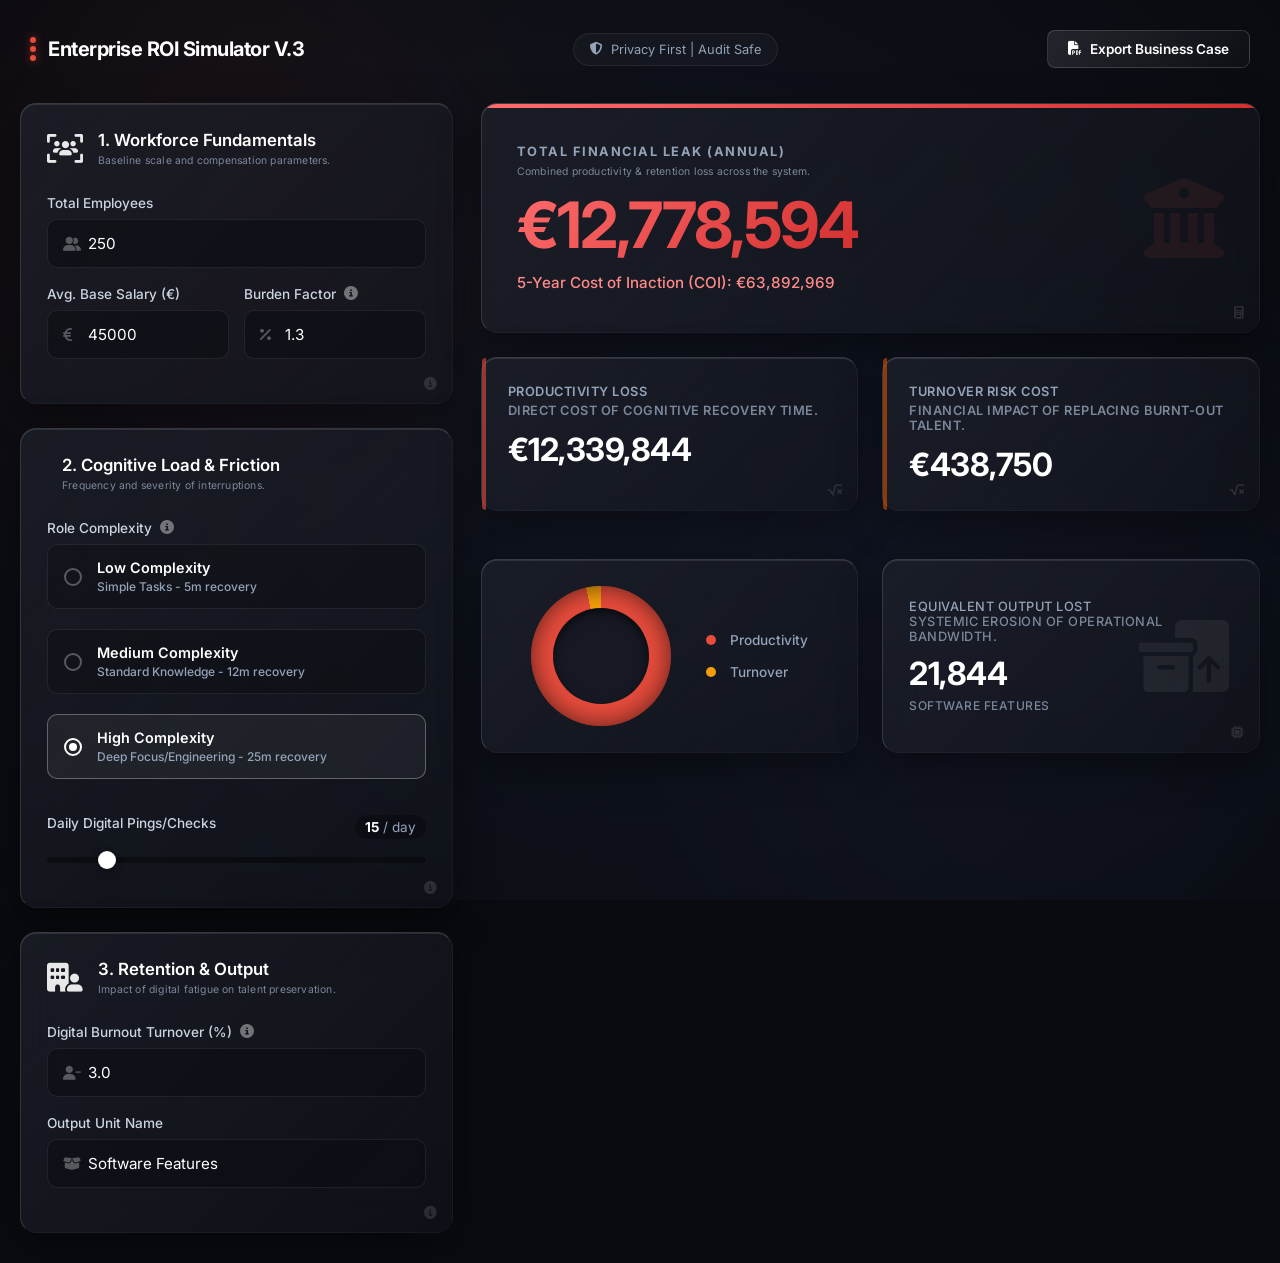
<file: index.html>
<!DOCTYPE html>
<html lang="en">
<head>
    <meta charset="UTF-8">
    <meta name="viewport" content="width=device-width, initial-scale=1.0">
    <title>Enterprise ROI Simulator</title>
    <link href="https://fonts.googleapis.com/css2?family=Inter:wght@300;400;500;600;700&display=swap" rel="stylesheet">
    <link rel="stylesheet" href="https://cdnjs.cloudflare.com/ajax/libs/font-awesome/6.5.1/css/all.min.css">
    <link rel="stylesheet" href="style.css">
</head>
<body>
    <div class="bg-orbs no-print">
        <div class="orb orb-1"></div>
        <div class="orb orb-2"></div>
    </div>

    <div class="app-wrapper fade-in">
        <div class="header-actions no-print">
            <div class="header-title">
                <div class="logo-dots"><span></span><span></span><span></span></div>
                Enterprise ROI Simulator V.3
            </div>
            <div class="privacy-badge"><i class="fas fa-shield-halved"></i> Privacy First | Audit Safe</div>
            <button class="export-btn" onclick="exportPDF()"><i class="fas fa-file-pdf"></i> Export Business Case</button>
        </div>

        <div class="dashboard-container">
            <!-- COLUMNA IZQUIERDA: INPUTS -->
            <div class="left-column">
                
                <!-- Panel 1: Workforce -->
                <div class="glass-panel">
                    <div class="panel-header">
                        <i class="fas fa-users-viewfinder panel-icon-main"></i>
                        <div>
                            <h3>1. Workforce Fundamentals</h3>
                            <p class="card-subtitle">Baseline scale and compensation parameters.</p>
                        </div>
                    </div>
                    
                    <label>Total Employees</label>
                    <div class="input-with-icon">
                        <i class="fas fa-user-group"></i>
                        <input type="number" id="employees" value="250" min="1">
                    </div>

                    <div class="input-row">
                        <div class="input-half">
                            <label>Avg. Base Salary (€)</label>
                            <div class="input-with-icon">
                                <i class="fas fa-euro-sign"></i>
                                <input type="number" id="salary" value="45000" min="0">
                            </div>
                        </div>
                        <div class="input-half">
                            <label>Burden Factor <i class="fas fa-circle-info tooltip" data-tip="Includes taxes, benefits & overhead (usually 1.2 - 1.4)"></i></label>
                            <div class="input-with-icon">
                                <i class="fas fa-percent"></i>
                                <input type="number" id="burden" value="1.3" step="0.1" min="1">
                            </div>
                        </div>
                    </div>
                    <div class="math-tooltip" data-math="[Eq. 01] Base Salary × Burden Factor = Fully Burdened&#xa;[Eq. 02] Fully Burdened / 105,600 = Cost per Min"><i class="fas fa-info-circle"></i></div>
                </div>

                <!-- Panel 2: Cognitive Load -->
                <div class="glass-panel">
                    <div class="panel-header">
                        <i class="fas fa-brain-circuit panel-icon-main"></i>
                        <div>
                            <h3>2. Cognitive Load & Friction</h3>
                            <p class="card-subtitle">Frequency and severity of interruptions.</p>
                        </div>
                    </div>

                    <label>Role Complexity <i class="fas fa-circle-info tooltip" data-tip="Time required to recover 'Flow State' after a distraction."></i></label>
                    <div class="radio-group">
                        <label class="radio-card">
                            <input type="radio" name="complexity" value="5">
                            <div class="radio-content">
                                <span class="radio-circle"></span>
                                <div>
                                    <h4>Low Complexity</h4>
                                    <p>Simple Tasks - 5m recovery</p>
                                </div>
                            </div>
                        </label>
                        <label class="radio-card">
                            <input type="radio" name="complexity" value="12">
                            <div class="radio-content">
                                <span class="radio-circle"></span>
                                <div>
                                    <h4>Medium Complexity</h4>
                                    <p>Standard Knowledge - 12m recovery</p>
                                </div>
                            </div>
                        </label>
                        <label class="radio-card">
                            <input type="radio" name="complexity" value="25" checked>
                            <div class="radio-content">
                                <span class="radio-circle"></span>
                                <div>
                                    <h4>High Complexity</h4>
                                    <p>Deep Focus/Engineering - 25m recovery</p>
                                </div>
                            </div>
                        </label>
                    </div>

                    <div class="slider-header">
                        <label>Daily Digital Pings/Checks</label>
                        <span class="slider-val"><span id="ping-val">15</span> / day</span>
                    </div>
                    <input type="range" id="pings" class="custom-slider" min="1" max="100" value="15">
                    <div class="math-tooltip" data-math="[Eq. 03] Mins Lost = 2m (Read) + Recovery Penalty (5-25m)&#xa;*Based on Dr. Gloria Mark's cognitive hangover research."><i class="fas fa-info-circle"></i></div>
                </div>

                <!-- Panel 3: Retention -->
                <div class="glass-panel" style="margin-bottom: 0;">
                    <div class="panel-header">
                        <i class="fas fa-building-user panel-icon-main"></i>
                        <div>
                            <h3>3. Retention & Output</h3>
                            <p class="card-subtitle">Impact of digital fatigue on talent preservation.</p>
                        </div>
                    </div>

                    <label>Digital Burnout Turnover (%) <i class="fas fa-circle-info tooltip" data-tip="Percentage of workforce quitting specifically due to constant partial attention."></i></label>
                    <div class="input-with-icon">
                        <i class="fas fa-user-minus"></i>
                        <input type="number" id="turnover" value="3.0" step="0.1" min="0" max="100">
                    </div>

                    <label>Output Unit Name</label>
                    <div class="input-with-icon">
                        <i class="fas fa-box-open"></i>
                        <input type="text" id="unit-name" value="Software Features">
                    </div>
                    <div class="math-tooltip" data-math="[Eq. 05] Turnover Cost = Employees × Digital Turnover % × Fully Burdened Salary"><i class="fas fa-info-circle"></i></div>
                </div>

            </div>

            <!-- COLUMNA DERECHA: RESULTADOS -->
            <div class="right-column">
                
                <!-- Tarjeta Total -->
                <div class="total-card glass-panel glow-border">
                    <div class="total-content">
                        <h4>Total Financial Leak (Annual)</h4>
                        <p class="card-subtitle" style="margin-top: 0; margin-bottom: 8px;">Combined productivity & retention loss across the system.</p>
                        <h1 class="gradient-text" id="grand-total">€0</h1>
                        <p class="coi-text" id="coi-total">5-Year Cost of Inaction (COI): €0</p>
                    </div>
                    <i class="fas fa-building-columns icon-professional-institution"></i>
                    <div class="math-tooltip" data-math="[Eq. 06] Grand Total = Productivity Loss + Turnover Cost&#xa;[Eq. 07] COI = Grand Total × 5 Years"><i class="fas fa-calculator"></i></div>
                </div>

                <!-- Desglose -->
                <div class="grid-2-cols">
                    <div class="stat-card glass-panel border-red">
                        <p>Productivity Loss</p>
                        <p class="card-subtitle" style="margin-bottom: 12px; margin-top: -6px;">Direct cost of cognitive recovery time.</p>
                        <h2 id="loss-productivity">€0</h2>
                        <div class="math-tooltip" data-math="[Eq. 04] Total Pings × Mins Lost × Cost/Min × Employees × 220 Days"><i class="fas fa-square-root-variable"></i></div>
                    </div>
                    
                    <div class="stat-card glass-panel border-orange">
                        <p>Turnover Risk Cost</p>
                        <p class="card-subtitle" style="margin-bottom: 12px; margin-top: -6px;">Financial impact of replacing burnt-out talent.</p>
                        <h2 id="loss-turnover">€0</h2>
                        <div class="math-tooltip" data-math="[Eq. 05] Employees × Digital Turnover % × Fully Burdened Salary"><i class="fas fa-square-root-variable"></i></div>
                    </div>
                </div>

                <!-- Fila Inferior (Gráfico y Unidades) -->
                <div class="grid-2-cols chart-row">
                    <div class="glass-panel chart-card flex-center">
                        <div class="chart-container">
                            <div class="doughnut" id="chart-doughnut" style="--pct: 50;">
                                <div class="inner-circle"></div>
                            </div>
                            <div class="chart-legend">
                                <div><span class="dot red"></span> Productivity</div>
                                <div><span class="dot orange"></span> Turnover</div>
                            </div>
                        </div>
                    </div>

                    <div class="stat-card glass-panel flex-col-center">
                        <div class="card-inner-content">
                            <p>Equivalent Output Lost</p>
                            <p class="card-subtitle" style="margin-bottom: 10px;">Systemic erosion of operational bandwidth.</p>
                            <h2 class="text-warning" id="output-lost">0</h2>
                            <p class="unit-label card-subtitle" id="output-label-display">SOFTWARE FEATURES</p>
                        </div>
                        <i class="fas fa-boxes-packing icon-professional-output"></i>
                        <div class="math-tooltip" data-math="[Eq. 08] Systemic Loss % = Grand Total / Total Payroll&#xa;[Eq. 09] Units Lost = (Employees × 100) × Systemic Loss %"><i class="fas fa-microchip"></i></div>
                    </div>
                </div>

            </div>
        </div>
    </div>
    <script src="script.js"></script>
</body>
</html>
</file>
<file: style.css>
:root {
    --bg-base: #090b10;
    --glass-bg: linear-gradient(135deg, rgba(30, 33, 43, 0.75) 0%, rgba(20, 22, 30, 0.5) 100%);
    --glass-border: rgba(255, 255, 255, 0.08);
    --glass-highlight: rgba(255, 255, 255, 0.15);
    --text-main: #f8fafc;
    --text-muted: #94a3b8;
    --red-gradient: linear-gradient(135deg, #ff6b6b, #d32f2f);
    --danger: #e74c3c;
    --warning: #f59e0b;
    --success: #10b981;
    --accent: #5c6bc0;
}

* { box-sizing: border-box; font-family: 'Inter', sans-serif; margin: 0; padding: 0; }
body { background-color: var(--bg-base); color: var(--text-main); min-height: 100vh; position: relative; overflow-x: hidden; }

/* Scrollbar Personalizado */
::-webkit-scrollbar { width: 8px; }
::-webkit-scrollbar-track { background: var(--bg-base); }
::-webkit-scrollbar-thumb { background: rgba(255,255,255,0.2); border-radius: 4px; }
::-webkit-scrollbar-thumb:hover { background: rgba(255,255,255,0.3); }

/* Animación de Entrada Suave */
.fade-in { animation: fadeIn 0.8s cubic-bezier(0.16, 1, 0.3, 1) forwards; opacity: 0; transform: translateY(15px); }
@keyframes fadeIn { to { opacity: 1; transform: translateY(0); } }

/* Efecto de Luces de Fondo (Orbes) */
.bg-orbs { position: fixed; top: 0; left: 0; width: 100%; height: 100%; z-index: -1; overflow: hidden; background: radial-gradient(circle at center, #111520 0%, #090b10 100%); }
.orb { position: absolute; border-radius: 50%; filter: blur(120px); opacity: 0.35; transition: transform 2s ease; }
.orb-1 { width: 45vw; height: 45vw; background: rgba(231, 76, 60, 0.15); top: -10%; left: -5%; }
.orb-2 { width: 55vw; height: 55vw; background: rgba(92, 107, 192, 0.12); bottom: -15%; right: -10%; }

.app-wrapper { max-width: 1300px; margin: 0 auto; padding: 30px 20px; }

/* Cabecera */
.header-actions { display: flex; justify-content: space-between; align-items: center; margin-bottom: 35px; padding: 0 10px; }
.header-title { display: flex; align-items: center; gap: 12px; font-weight: 700; font-size: 1.25rem; color: #fff; letter-spacing: -0.5px; }
.logo-dots { display: flex; flex-direction: column; gap: 3px; }
.logo-dots span { width: 6px; height: 6px; background: var(--danger); border-radius: 50%; box-shadow: 0 0 8px rgba(231, 76, 60, 0.6); }

.privacy-badge { background-color: rgba(255,255,255,0.03); color: var(--text-muted); padding: 8px 16px; border-radius: 20px; font-size: 0.8rem; border: 1px solid var(--glass-border); display: flex; align-items: center; gap: 8px; }
.export-btn { background: linear-gradient(135deg, rgba(255,255,255,0.1) 0%, rgba(255,255,255,0.02) 100%); color: white; border: 1px solid var(--glass-highlight); padding: 10px 20px; border-radius: 8px; cursor: pointer; backdrop-filter: blur(5px); transition: all 0.3s ease; font-weight: 600; font-size: 0.85rem; display: flex; align-items: center; gap: 8px; }
.export-btn:hover { background: linear-gradient(135deg, rgba(255,255,255,0.15) 0%, rgba(255,255,255,0.05) 100%); transform: translateY(-2px); }

/* Distribución de la Pantalla */
.dashboard-container { display: grid; grid-template-columns: 1fr 1.8fr; gap: 28px; }

/* Paneles de Cristal 3D */
.glass-panel, .total-card, .stat-card, .chart-card { 
    position: relative;
    background: var(--glass-bg); 
    backdrop-filter: blur(20px); 
    -webkit-backdrop-filter: blur(20px); 
    border-radius: 16px; 
    padding: 26px; 
    margin-bottom: 24px; 
    border-top: 1px solid var(--glass-highlight);
    border-left: 1px solid var(--glass-highlight);
    border-right: 1px solid rgba(255,255,255,0.02);
    border-bottom: 1px solid rgba(255,255,255,0.02);
    box-shadow: 0 12px 40px rgba(0, 0, 0, 0.4), inset 0 1px 0 rgba(255,255,255,0.1); 
}

/* Subtítulos descriptivos (Ajustados para menor peso visual) */
.card-subtitle { 
    font-size: 0.65rem; 
    color: var(--text-muted); 
    margin-top: 4px; 
    font-weight: 400; 
    letter-spacing: 0.2px; 
    opacity: 0.8; 
}

/* Cheat Sheet Oculto (Red de Seguridad) */
.math-tooltip { position: absolute; bottom: 12px; right: 15px; color: rgba(255, 255, 255, 0.12); font-size: 0.8rem; cursor: help; transition: all 0.3s ease; z-index: 5; }
.math-tooltip:hover { color: var(--text-muted); }
.math-tooltip::after { content: attr(data-math); position: absolute; right: 0; bottom: 150%; background: rgba(15, 17, 26, 0.95); backdrop-filter: blur(10px); border: 1px solid rgba(92, 107, 192, 0.4); color: #a5b4fc; padding: 10px 14px; border-radius: 8px; font-family: monospace; font-size: 0.75rem; white-space: pre; width: max-content; opacity: 0; pointer-events: none; transform: translateY(5px); transition: all 0.3s cubic-bezier(0.16, 1, 0.3, 1); box-shadow: 0 10px 25px rgba(0,0,0,0.6); line-height: 1.6; }
.math-tooltip:hover::after { opacity: 1; transform: translateY(0); }

/* Tooltips Generales */
.tooltip { margin-left: 8px; color: rgba(255,255,255,0.4); font-size: 0.85rem; cursor: help; position: relative; transition: color 0.2s;}
.tooltip::after { content: attr(data-tip); position: absolute; left: 50%; transform: translateX(-50%) translateY(10px); bottom: 140%; background: rgba(15, 17, 26, 0.95); backdrop-filter: blur(10px); border: 1px solid var(--glass-border); color: #fff; padding: 10px 14px; border-radius: 8px; font-size: 0.75rem; white-space: normal; width: 220px; text-align: center; opacity: 0; pointer-events: none; transition: all 0.3s cubic-bezier(0.16, 1, 0.3, 1); z-index: 10; font-weight: 400;}
.tooltip:hover::after { opacity: 1; transform: translateX(-50%) translateY(0); }
.tooltip:hover { color: var(--accent); }

.panel-header { display: flex; align-items: center; gap: 15px; margin-bottom: 28px; }
.panel-icon-main { font-size: 1.8rem; color: #fff; opacity: 0.9; }
h3 { font-size: 1.05rem; font-weight: 600; margin-bottom: 4px; color: #fff; }

label { display: flex; align-items: center; font-size: 0.85rem; color: #cbd5e1; margin-bottom: 8px; font-weight: 500; }

/* Inputs Corporativos */
.input-with-icon { position: relative; width: 100%; margin-bottom: 18px;}
.input-with-icon i { position: absolute; left: 16px; top: 50%; transform: translateY(-50%); color: rgba(255,255,255,0.3); font-size: 0.9rem; transition: 0.3s;}
.input-with-icon input { width: 100%; padding: 14px 14px 14px 40px; background: rgba(12, 14, 20, 0.6); border: 1px solid var(--glass-border); color: white; border-radius: 10px; transition: all 0.3s cubic-bezier(0.16, 1, 0.3, 1); font-size: 0.95rem; margin-bottom: 0;}
.input-with-icon input:focus { outline: none; border-color: rgba(92, 107, 192, 0.6); background: rgba(12, 14, 20, 0.8); }
.input-with-icon input:focus + i { color: #fff; opacity: 1;}

.input-row { display: flex; gap: 15px; }
.input-half { flex: 1; }

/* Radio Cards (Complejidad) */
.radio-group { display: flex; flex-direction: column; gap: 12px; margin-bottom: 28px; }
.radio-card { cursor: pointer; display: block; }
.radio-card input { display: none; }
.radio-content { display: flex; align-items: center; gap: 15px; padding: 14px 16px; background: rgba(0,0,0,0.2); border: 1px solid var(--glass-border); border-radius: 10px; transition: all 0.3s; }
.radio-card:hover .radio-content { transform: translateY(-2px); background: rgba(255,255,255,0.03); }
.radio-circle { width: 18px; height: 18px; border-radius: 50%; border: 2px solid rgba(255,255,255,0.3); display: block; position: relative;}
.radio-card input:checked + .radio-content { background: rgba(255,255,255,0.05); border-color: rgba(255,255,255,0.3); }
.radio-card input:checked + .radio-content .radio-circle { border-color: #fff; }
.radio-card input:checked + .radio-content .radio-circle::after { content: ''; position: absolute; top: 3px; left: 3px; width: 8px; height: 8px; background: #fff; border-radius: 50%; }
.radio-content h4 { font-size: 0.9rem; font-weight: 600; color: #fff;}
.radio-content p { font-size: 0.75rem; color: var(--text-muted); margin-top: 3px; }

/* Sliders */
.slider-header { display: flex; justify-content: space-between; align-items: center; }
.slider-val { font-size: 0.85rem; color: var(--text-muted); background: rgba(0,0,0,0.3); padding: 4px 10px; border-radius: 20px;}
#ping-val { font-weight: bold; color: white; }
.custom-slider { -webkit-appearance: none; width: 100%; height: 6px; background: rgba(0,0,0,0.4); border-radius: 3px; outline: none; margin: 18px 0; }
.custom-slider::-webkit-slider-thumb { -webkit-appearance: none; width: 18px; height: 18px; border-radius: 50%; background: #fff; cursor: pointer; box-shadow: 0 2px 8px rgba(0,0,0,0.4); transition: transform 0.2s; }
.custom-slider::-webkit-slider-thumb:hover { transform: scale(1.1); }

/* Tarjeta de Total */
.total-card { display: flex; justify-content: space-between; align-items: center; padding: 40px 35px; overflow: hidden; }
.glow-border::before { content: ''; position: absolute; top: 0; left: 0; width: 100%; height: 4px; background: var(--red-gradient); border-radius: 16px 16px 0 0; }
.total-content h4 { font-size: 0.8rem; color: var(--text-muted); letter-spacing: 1.5px; margin-bottom: 6px; font-weight: 700; text-transform: uppercase;}
.gradient-text { font-size: 4rem; font-weight: 700; background: var(--red-gradient); -webkit-background-clip: text; -webkit-text-fill-color: transparent; letter-spacing: -2px; }
.coi-text { color: #ff8a8a; font-size: 0.95rem; margin-top: 10px !important; font-weight: 500;}
.icon-professional-institution { font-size: 5rem; position: absolute; right: 35px; top: 50%; transform: translateY(-50%); color: var(--danger); opacity: 0.08; }

/* Grid de Resultados Secundarios */
.grid-2-cols { display: grid; grid-template-columns: 1fr 1fr; gap: 24px; margin-bottom: 24px; }
.stat-card p { font-size: 0.8rem; color: var(--text-muted); margin-bottom: 10px; text-transform: uppercase; letter-spacing: 0.5px; font-weight: 600;}
.stat-card h2 { font-size: 2rem; font-weight: 700; color: #fff; letter-spacing: -0.5px;}
.border-red::before { content:''; position:absolute; left:0; top:0; height:100%; width:4px; background: rgba(231, 76, 60, 0.6); border-radius: 16px 0 0 16px;}
.border-orange::before { content:''; position:absolute; left:0; top:0; height:100%; width:4px; background: rgba(211, 84, 0, 0.6); border-radius: 16px 0 0 16px;}

/* Fila Inferior (Dona y Outputs) */
.chart-row { align-items: stretch; margin-bottom: 0; }
.flex-center { display: flex; justify-content: center; align-items: center; }
.chart-container { display: flex; align-items: center; gap: 35px; }

.doughnut { width: 140px; height: 140px; border-radius: 50%; background: conic-gradient(var(--danger) calc(var(--pct) * 1%), var(--warning) 0); display: flex; justify-content: center; align-items: center; box-shadow: inset 0 0 25px rgba(0,0,0,0.6); transition: background 0.5s; }
.inner-circle { width: 96px; height: 96px; border-radius: 50%; background-color: #161923; box-shadow: inset 0 4px 10px rgba(0,0,0,0.6); }
.chart-legend { display: flex; flex-direction: column; gap: 16px; font-size: 0.85rem; color: var(--text-muted); font-weight: 500;}
.dot { display: inline-block; width: 10px; height: 10px; border-radius: 50%; margin-right: 10px; }
.dot.red { background: var(--danger); }
.dot.orange { background: var(--warning); }

.flex-col-center { display: flex; justify-content: space-between; align-items: center; position: relative; }
.text-warning { color: var(--warning); font-size: 3rem; font-weight: 700; margin: 5px 0; letter-spacing: -1px;}
.card-inner-content p { margin: 0; font-weight: 500;}
.unit-label { font-size: 0.75rem !important; text-transform: uppercase; letter-spacing: 1px; margin-top: 5px !important;}
.icon-professional-output { font-size: 4.5rem; opacity: 0.06; position: absolute; right: 30px; top: 50%; transform: translateY(-50%); color: #fff;}

/* =========================================================
   FORMATO PDF DE IMPRESIÓN (2 PÁGINAS EJECUTIVAS)
   ========================================================= */
@media print {
    @page { size: A4 portrait; margin: 15mm; }
    * { -webkit-print-color-adjust: exact !important; print-color-adjust: exact !important; }
    body { background: white !important; color: #0f172a !important; }
    
    /* Ocultar UI interactiva y tooltips matemáticos */
    .bg-orbs, button.export-btn, .privacy-badge, .tooltip, .custom-slider, .math-tooltip { display: none !important; }
    
    /* Salto de página */
    .dashboard-container { display: block !important; }
    .left-column { width: 100% !important; display: block !important; margin-bottom: 40px !important; }
    .right-column { width: 100% !important; display: block !important; page-break-before: always !important; break-before: page !important; padding-top: 10px !important; }
    
    /* Adaptar paneles de cristal a papel */
    .glass-panel { background: white !important; border: 1px solid #cbd5e1 !important; box-shadow: none !important; border-radius: 8px !important; padding: 20px 24px !important; margin-bottom: 20px !important; break-inside: avoid; }
    
    .header-actions.no-print { display: flex !important; border-bottom: 2px solid #e2e8f0; padding-bottom: 12px; margin-bottom: 24px;}
    .header-title { color: #0f172a !important; font-size: 1.4rem !important;}

    /* Contraste corporativo nítido */
    h1, h2, h3, h4, p, label, span, .slider-val, .radio-content h4 { color: #0f172a !important; }
    .text-muted, .panel-header p, .radio-content p, .card-subtitle { color: #64748b !important; }
    .gradient-text { background: none !important; -webkit-text-fill-color: #dc2626 !important; color: #dc2626 !important; }
    .text-warning { color: #d97706 !important; }
    .coi-text { color: #dc2626 !important; font-weight: 600 !important; font-size: 1.1rem !important;}

    /* Convertir inputs en texto de reporte */
    .input-with-icon i { display: none !important; }
    .input-with-icon input { background: transparent !important; border: none !important; padding: 0 !important; font-size: 1.1rem !important; font-weight: 700 !important; color: #0f172a !important; box-shadow: none !important; margin-bottom: 10px !important; }
    
    .radio-card:not(:has(input:checked)) { display: none !important; }
    .radio-card input:checked + .radio-content { background: transparent !important; border: none !important; padding: 0 !important; margin: 0 !important; box-shadow: none !important;}
    .radio-circle { display: none !important; }

    .slider-header { margin-top: 5px !important; }
    .slider-val { background: #f1f5f9 !important; font-size: 1rem !important; padding: 6px 14px !important; font-weight: 600 !important; border: 1px solid #cbd5e1 !important; border-radius: 6px !important;}

    .panel-header { margin-bottom: 16px !important; }
    .panel-icon-main { font-size: 1.5rem !important; color: #475569 !important; }
    
    /* Configuración de dona perfecta para PDF */
    .chart-card { display: flex !important; justify-content: center !important; align-items: center !important; }
    .chart-container { gap: 30px !important; }
    .doughnut { width: 130px !important; height: 130px !important; min-width: 130px !important; min-height: 130px !important; aspect-ratio: 1 / 1 !important; }
    .inner-circle { width: 90px !important; height: 90px !important; min-width: 90px !important; min-height: 90px !important; background-color: white !important; box-shadow: inset 0 2px 5px rgba(0,0,0,0.05) !important;}
    .dot.red { background: #dc2626 !important; }
    .dot.orange { background: #d97706 !important; }
    
    .icon-professional-institution { opacity: 0.04 !important; color: #dc2626 !important; font-size: 5rem !important;}
    .icon-professional-output { opacity: 0.04 !important; color: #d97706 !important; font-size: 4rem !important;}
    .border-red::before, .border-orange::before, .glow-border::before { display: none !important; }
}
</file>
